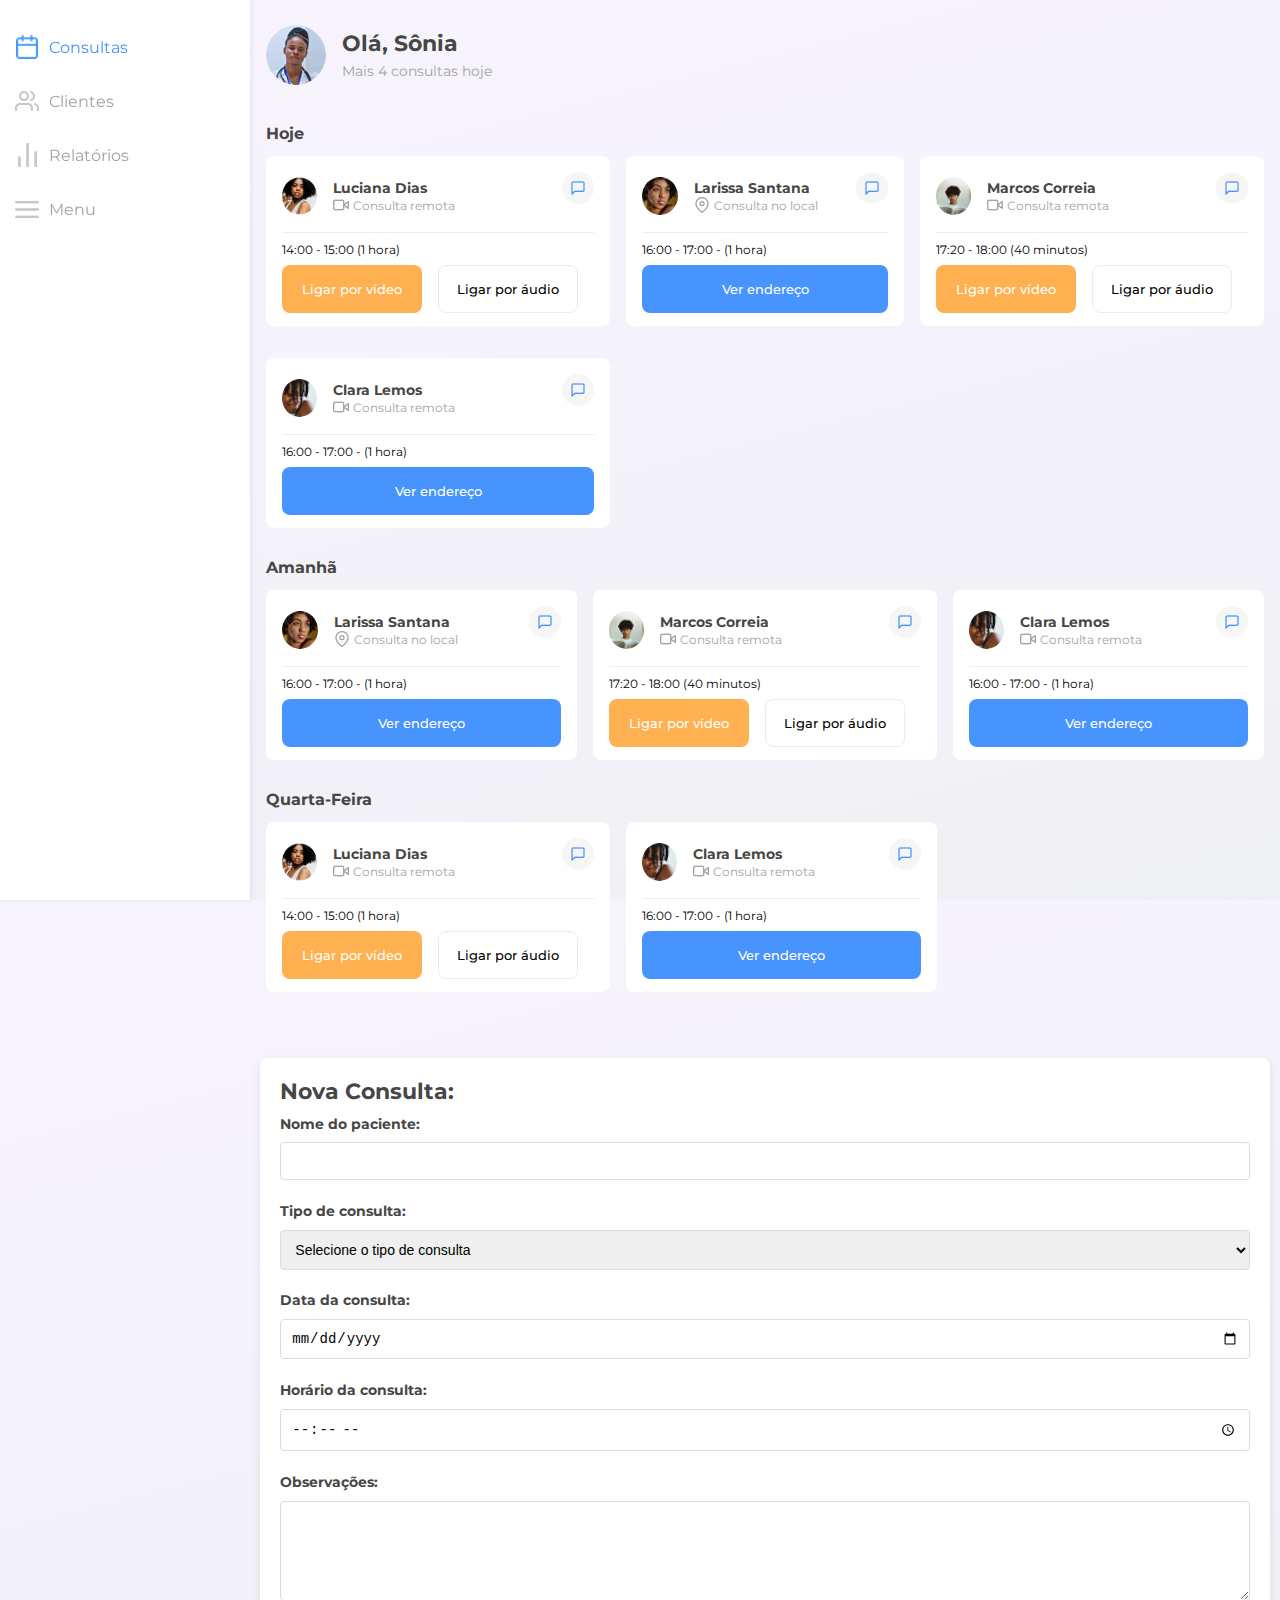
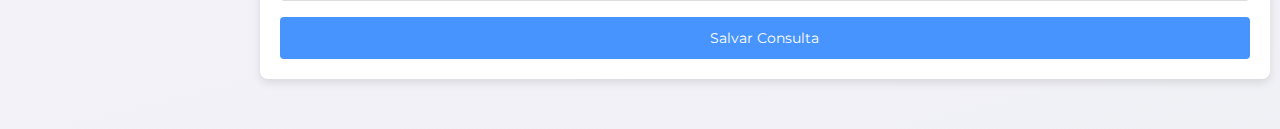
<file: index.html>
<!DOCTYPE html>
<html lang="en">
  <head>
    <meta charset="UTF-8" />
    <meta http-equiv="X-UA-Compatible" content="IE=edge" />
    <meta name="viewport" content="width=device-width, initial-scale=1.0" />
    <title>Aluramed</title>
    <link rel="stylesheet" href="styles/styles.css" />
  </head>
  <body>
    <main>
      <div>
      <header class="container-header">
        <img src="./assets/perfil-img/Perfil-1.png" alt="" class="profile" />
        <div class="header-info">
          <strong>Olá, Sônia</strong>
          <p>Mais 4 consultas hoje</p>
        </div>
      </header>

      <section class="consultas">
        <div class="consulta-data">
          <strong>Hoje</strong>
        </div>
        <ul>
          <li>
            <div class="consulta-card">
              <div class="card-titulo">
                <div class="card-paciente">
                  <img
                    src="./assets/perfil-img/Perfil-2.png"
                    alt="Imagem de perfil do paciente"
                  />
                  <div>
                    <strong>Luciana Dias</strong>
                    <span>
                      <span aria-hidden="true" class="camera"></span>
                      Consulta remota
                    </span>
                  </div>
                </div>
                <button class="card-chat"></button>
              </div>
              <div class="card-conteudo">
                <p>14:00 - 15:00 (1 hora)</p>
                <div class="card-acoes">
                  <button class="btn-secundario">Ligar por vídeo</button>
                  <button class="btn-terciario">Ligar por áudio</button>
                </div>
              </div>
            </div>
          </li>
          <li>
            <div class="consulta-card">
              <div class="card-titulo">
                <div class="card-paciente">
                  <img
                    src="./assets/perfil-img/Perfil-3.png"
                    alt="Imagem de perfil do paciente"
                  />
                  <div>
                    <strong>Larissa Santana</strong>
                    <span>
                      <span aria-hidden="true" class="mapa"></span>
                      Consulta no local
                    </span>
                  </div>
                </div>
                <button class="card-chat"></button>
              </div>
              <div class="card-conteudo">
                <p>16:00 - 17:00 - (1 hora)</p>
                <div class="card-acoes">
                  <button class="btn-primario">Ver endereço</button>
                </div>
              </div>
            </div>
          </li>
          <li>
            <div class="consulta-card">
              <div class="card-titulo">
                <div class="card-paciente">
                  <img
                    src="./assets/perfil-img/Perfil-4.png"
                    alt="Imagem de perfil do paciente"
                  />
                  <div>
                    <strong>Marcos Correia</strong>
                    <span>
                      <span aria-hidden="true" class="camera"></span>
                      Consulta remota
                    </span>
                  </div>
                </div>
                <button class="card-chat"></button>
              </div>
              <div class="card-conteudo">
                <p>17:20 - 18:00 (40 minutos)</p>
                <div class="card-acoes">
                  <button class="btn-secundario">Ligar por vídeo</button>
                  <button class="btn-terciario">Ligar por áudio</button>
                </div>
              </div>
            </div>
          </li>
          <li>
            <div class="consulta-card">
              <div class="card-titulo">
                <div class="card-paciente">
                  <img
                    src="./assets/perfil-img/Perfil-5.png"
                    alt="Imagem de perfil do paciente"
                  />
                  <div>
                    <strong>Clara Lemos</strong>
                    <span>
                      <span aria-hidden="true" class="camera"></span>
                      Consulta remota
                    </span>
                  </div>
                </div>
                <button class="card-chat"></button>
              </div>
              <div class="card-conteudo">
                <p>16:00 - 17:00 - (1 hora)</p>
                <div class="card-acoes">
                  <button class="btn-primario">Ver endereço</button>
                </div>
              </div>
          </li>

        </ul>

        <div class="consulta-data">
          <strong>Amanhã</strong>
        </div>
        <ul>
          <li>
            <div class="consulta-card">
              <div class="card-titulo">
                <div class="card-paciente">
                  <img
                    src="./assets/perfil-img/Perfil-3.png"
                    alt="Imagem de perfil do paciente"
                  />
                  <div>
                    <strong>Larissa Santana</strong>
                    <span>
                      <span aria-hidden="true" class="mapa"></span>
                      Consulta no local
                    </span>
                  </div>
                </div>
                <button class="card-chat"></button>
              </div>
              <div class="card-conteudo">
                <p>16:00 - 17:00 - (1 hora)</p>
                <div class="card-acoes">
                  <button class="btn-primario">Ver endereço</button>
                </div>
              </div>
            </div>
          </li>
          <li>
            <div class="consulta-card">
              <div class="card-titulo">
                <div class="card-paciente">
                  <img
                    src="./assets/perfil-img/Perfil-4.png"
                    alt="Imagem de perfil do paciente"
                  />
                  <div>
                    <strong>Marcos Correia</strong>
                    <span>
                      <span aria-hidden="true" class="camera"></span>
                      Consulta remota
                    </span>
                  </div>
                </div>
                <button class="card-chat"></button>
              </div>
              <div class="card-conteudo">
                <p>17:20 - 18:00 (40 minutos)</p>
                <div class="card-acoes">
                  <button class="btn-secundario">Ligar por vídeo</button>
                  <button class="btn-terciario">Ligar por áudio</button>
                </div>
              </div>
            </div>
          </li>
          <li>
            <div class="consulta-card">
              <div class="card-titulo">
                <div class="card-paciente">
                  <img
                    src="./assets/perfil-img/Perfil-5.png"
                    alt="Imagem de perfil do paciente"
                  />
                  <div>
                    <strong>Clara Lemos</strong>
                    <span>
                      <span aria-hidden="true" class="camera"></span>
                      Consulta remota
                    </span>
                  </div>
                </div>
                <button class="card-chat"></button>
              </div>
              <div class="card-conteudo">
                <p>16:00 - 17:00 - (1 hora)</p>
                <div class="card-acoes">
                  <button class="btn-primario">Ver endereço</button>
                </div>
              </div>
          </li>
        </ul>
        <div class="consulta-data">
          <strong>Quarta-Feira</strong>
        </div>
        <ul>
          <li>
            <div class="consulta-card">
              <div class="card-titulo">
                <div class="card-paciente">
                  <img
                    src="./assets/perfil-img/Perfil-2.png"
                    alt="Imagem de perfil do paciente"
                  />
                  <div>
                    <strong>Luciana Dias</strong>
                    <span>
                      <span aria-hidden="true" class="camera"></span>
                      Consulta remota
                    </span>
                  </div>
                </div>
                <button class="card-chat"></button>
              </div>
              <div class="card-conteudo">
                <p>14:00 - 15:00 (1 hora)</p>
                <div class="card-acoes">
                  <button class="btn-secundario">Ligar por vídeo</button>
                  <button class="btn-terciario">Ligar por áudio</button>
                </div>
              </div>
            </div>
          </li>
          <li>
            <div class="consulta-card">
              <div class="card-titulo">
                <div class="card-paciente">
                  <img
                    src="./assets/perfil-img/Perfil-5.png"
                    alt="Imagem de perfil do paciente"
                  />
                  <div>
                    <strong>Clara Lemos</strong>
                    <span>
                      <span aria-hidden="true" class="camera"></span>
                      Consulta remota
                    </span>
                  </div>
                </div>
                <button class="card-chat"></button>
              </div>
              <div class="card-conteudo">
                <p>16:00 - 17:00 - (1 hora)</p>
                <div class="card-acoes">
                  <button class="btn-primario">Ver endereço</button>
                </div>
              </div>
          </li>
      </section>
      <div class="formulario">
        <strong>Nova Consulta:</strong>
        <label for="nome">Nome do paciente:</label>
        <input type="text" id="nome" name="nome" class="campo-formulario" required>
        <label for="tipoConsulta">Tipo de consulta:</label>
        <select id="tipoConsulta" name="tipoConsulta" class="campo-formulario" required>
          <option value="" disabled selected>Selecione o tipo de consulta</option>
          <option value="consulta-online">Consulta Remota</option>
          <option value="consulta-presencial">Consulta Presencial</option>
        </select>
        <label for="dataConsulta">Data da consulta:</label>
        <input type="date" id="dataConsulta" name="dataConsulta" class="campo-formulario" required>
        <label for="horarioConsulta">Horário da consulta:</label>
        <input type="time" id="horarioConsulta" name="horarioConsulta" class="campo-formulario" required>
        <label for="observacoes">Observações:</label>
        <textarea id="observacoes" name="observacoes" class="campo-formulario"></textarea>
        <button type="submit">Salvar Consulta</button>
      </div>
      <footer class="rodape">
        <nav>
          <ul>
            <li class="rodape-acao">
              <span class="consultas-icone"></span>
              <p class="texto-icone">Consultas</p>
            </li>
            <li class="rodape-acao">
              <span class="clientes-icone"></span>
              <p class="texto-icone">Clientes</p>
            </li>
            <li class="rodape-acao">
              <span class="relatorios-icone"></span>
              <p class="texto-icone">Relatórios</p>
            </li>
            <li class="rodape-acao">
              <span class="menu-icone"></span>
              <p class="texto-icone">Menu</p>
            </li>
          </ul>
        </nav>
      </footer>
      <div class="btn-flutuante">
        <button class="btn-flutuante-cadastro btn-primario">
          <span></span>
        </button>
        <ul class="btn-flutuante-opcoes">
          <li>
            <span>
              Nova consulta na casa do cliente
            </span>
            <button class="btn-flutuante-item btn-primario local"><span class="local"></span></button>
          </li>
          <li>
            <span>
              Nova consulta por vídeo
            </span>
            <button class="btn-flutuante-item btn-primario"><span class="remoto"></span></button>
          </li>
        </ul>
      </div>
    </main>
  </body>
</html>
</file>
<file: styles/styles.css>
@import url('https://fonts.googleapis.com/css2?family=Montserrat:wght@400;500;700&display=swap');

@import url('./reset.css');
@import url('./header.css');
@import url('./consultas.css');
@import url('./botoes.css');
@import url('./footer.css');
@import url('./botao-flutuante.css');
@import url('./formulario.css');

body {
  background: var(--fundo);
}
  
strong {
  color: var(--texto);
}

main {
  display: flex;
  flex-direction: column;
}
</file>
